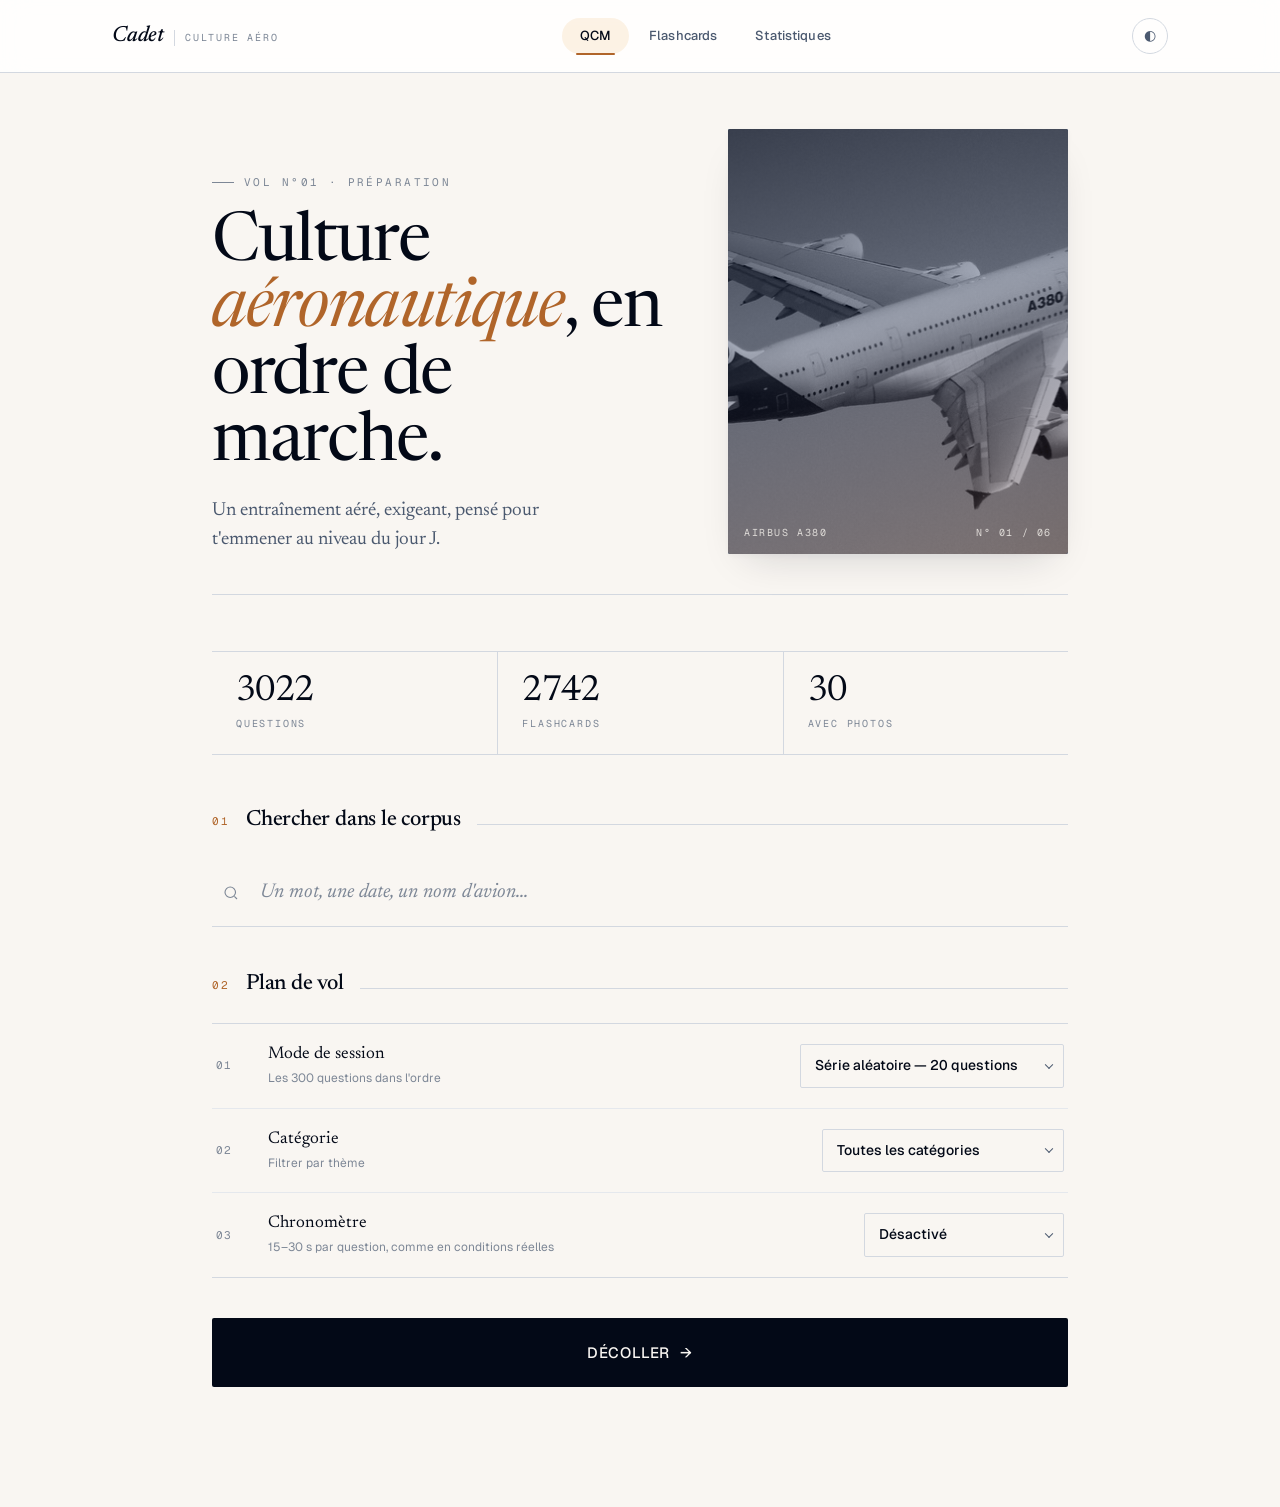
<file: PSY0_Training/index.html>
<!DOCTYPE html>
<html lang="fr">
<head>
    <meta charset="UTF-8">
    <meta name="viewport" content="width=device-width, initial-scale=1.0">
    <title>Cadet — Révisions aéronautiques</title>
    <meta name="description" content="Entraînement aux QCM de culture aéronautique — QCM, flashcards, statistiques.">
    <link rel="preconnect" href="https://fonts.googleapis.com">
    <link rel="preconnect" href="https://fonts.gstatic.com" crossorigin>
    <link href="https://fonts.googleapis.com/css2?family=Newsreader:ital,opsz,wght@0,6..72,400;0,6..72,500;1,6..72,400;1,6..72,500&family=Geist:wght@400;500;600&family=Geist+Mono:wght@400;500&display=swap" rel="stylesheet">
    <link rel="stylesheet" href="style.css">
</head>
<body>
    <header>
        <div class="hdr-inner">
            <a href="#" class="wordmark" aria-label="Cadet">
                <span class="mk-main">Cadet</span>
                <span class="mk-sub">Culture aéro</span>
            </a>
            <nav class="tabs" id="main-tabs" role="tablist">
                <button class="tab active" data-tab="qcm" role="tab">QCM</button>
                <button class="tab" data-tab="flashcards" role="tab">Flashcards</button>
                <button class="tab" data-tab="stats" role="tab">Statistiques</button>
            </nav>
            <div class="hdr-right">
                <button class="theme-toggle" id="theme-toggle" title="Mode sombre" aria-label="Basculer le thème">◐</button>
            </div>
        </div>
    </header>

    <main>
        <!-- ========== QCM HOME ========== -->
        <section id="qcm-home" class="screen active">
            <div class="home-hero">
                <div class="hero-text">
                    <div class="eyebrow">Vol n°01 · Préparation</div>
                    <h1 class="hero-title">Culture <em>aéronautique</em>, en ordre de marche.</h1>
                    <p class="hero-lede">Un entraînement aéré, exigeant, pensé pour t'emmener au niveau du jour J.</p>
                </div>
                <figure class="hero-plate" aria-hidden="true">
                    <img id="hero-img" src="images/concorde.jpg" alt="">
                    <figcaption class="plate-caption">
                        <span id="hero-caption-name">Concorde</span>
                        <span>N° 01 / 06</span>
                    </figcaption>
                </figure>
            </div>

            <!-- Stats strip -->
            <div class="stats-strip">
                <div class="stat-cell">
                    <div class="sc-num">3022</div>
                    <div class="sc-label">Questions</div>
                </div>
                <div class="stat-cell">
                    <div class="sc-num">2742</div>
                    <div class="sc-label">Flashcards</div>
                </div>
                <div class="stat-cell">
                    <div class="sc-num">30</div>
                    <div class="sc-label">Avec photos</div>
                </div>
            </div>

            <!-- Mastery -->
            <div class="mastery-readout" id="mastery-container" hidden>
                <div class="mastery-ring">
                    <svg viewBox="0 0 42 42">
                        <circle class="ring-bg" cx="21" cy="21" r="18" />
                        <circle class="ring-fill" id="mastery-ring-fill" cx="21" cy="21" r="18" stroke-dasharray="113.1" stroke-dashoffset="113.1" />
                    </svg>
                    <div class="mastery-pct" id="mastery-pct">0%</div>
                </div>
                <div class="mastery-info">
                    <div class="mastery-label">Progression globale</div>
                    <div class="mastery-title">Maîtrise des questions</div>
                    <div class="mastery-detail" id="mastery-detail">0 / 300 questions maîtrisées</div>
                </div>
                <div class="mastery-streak" id="mastery-streak">
                    <div class="streak-num" id="streak-num">0</div>
                    <div class="streak-label">Sessions</div>
                </div>
            </div>

            <!-- Search -->
            <div class="search-block">
                <div class="section-head">
                    <span class="sh-num">01</span>
                    <h3>Chercher dans le corpus</h3>
                    <span class="sh-rule"></span>
                </div>
                <div class="search-container">
                    <span class="search-icon" aria-hidden="true">
                        <svg width="18" height="18" viewBox="0 0 24 24" fill="none" stroke="currentColor" stroke-width="1.5">
                            <circle cx="11" cy="11" r="7"/><path d="m20 20-3.5-3.5"/>
                        </svg>
                    </span>
                    <input type="text" class="search-input" id="search-input" placeholder="Un mot, une date, un nom d'avion…">
                </div>
                <div class="search-results" id="search-results" style="display:none;"></div>
            </div>

            <!-- Itinerary (settings) -->
            <div class="search-block" id="qcm-settings">
                <div class="section-head">
                    <span class="sh-num">02</span>
                    <h3>Plan de vol</h3>
                    <span class="sh-rule"></span>
                </div>
                <div class="itinerary">
                    <div class="itin-row">
                        <div class="itin-num">01</div>
                        <div>
                            <div class="itin-label">Mode de session</div>
                            <span class="itin-hint" id="mode-hint">Les 300 questions dans l'ordre</span>
                        </div>
                        <div class="sel-wrap">
                            <select id="mode-select">
                                <option value="random20">Série aléatoire — 20 questions</option>
                                <option value="random50">Série aléatoire — 50 questions</option>
                                <option value="random100">Série aléatoire — 100 questions</option>
                                <option value="weak">Mes points faibles</option>
                                <option value="exam">Examen réel — 80 questions</option>
                                <option value="all">Toutes — 3022 questions</option>
                            </select>
                        </div>
                    </div>
                    <div class="itin-row">
                        <div class="itin-num">02</div>
                        <div>
                            <div class="itin-label">Catégorie</div>
                            <span class="itin-hint">Filtrer par thème</span>
                        </div>
                        <div class="sel-wrap">
                            <select id="cat-select">
                                <option value="all">Toutes les catégories</option>
                            </select>
                        </div>
                    </div>
                    <div class="itin-row" id="timer-setting">
                        <div class="itin-num">03</div>
                        <div>
                            <div class="itin-label">Chronomètre</div>
                            <span class="itin-hint">15–30 s par question, comme en conditions réelles</span>
                        </div>
                        <div class="sel-wrap">
                            <select id="timer-select">
                                <option value="0">Désactivé</option>
                                <option value="15">15 secondes</option>
                                <option value="20">20 secondes</option>
                                <option value="30">30 secondes</option>
                            </select>
                        </div>
                    </div>
                </div>
            </div>

            <button id="start-btn" class="btn btn-primary">
                <span>Décoller</span>
                <span class="btn-arrow">→</span>
            </button>
        </section>

        <!-- ========== QUESTION ========== -->
        <section id="question-screen" class="screen">
            <div class="progress-bloc">
                <div class="progress-header">
                    <span id="progress-text">Question 1 / 300</span>
                    <span id="score-text">Score · 0</span>
                </div>
                <div class="progress-bar">
                    <div class="progress-fill" id="progress-fill"></div>
                </div>
            </div>
            <div id="timer-bar-container" class="timer-bar-container" style="display:none;">
                <div class="timer-bar-fill" id="timer-bar-fill"></div>
                <span class="timer-label" id="timer-label">30s</span>
            </div>
            <div id="exam-indicator" class="exam-badge" style="display:none;">Mode examen</div>
            <div class="category-badge" id="q-category"></div>
            <div id="question-image" class="question-image-container" style="display:none;"></div>
            <h2 id="question-text" class="question-text"></h2>
            <div class="options-grid" id="options-container"></div>
            <div id="explanation-box" class="explanation-box" style="display:none;"></div>
            <div class="keyboard-hint" id="keyboard-hint">
                <kbd>A</kbd><kbd>B</kbd><kbd>C</kbd><kbd>D</kbd> répondre &nbsp;·&nbsp; <kbd>Entrée</kbd> suivant
            </div>
            <div class="actions">
                <button id="next-btn" class="btn btn-next">Suivant →</button>
            </div>
        </section>

        <!-- ========== SUMMARY ========== -->
        <section id="summary-screen" class="screen">
            <div class="summary-header">
                <div class="eyebrow">Bilan de session</div>
                <h2>À <em>l'atterrissage</em></h2>
                <div class="summary-score" id="final-score">85%</div>
                <p class="score-text" id="final-stats"></p>
            </div>
            <div class="cat-breakdown" id="cat-breakdown"></div>
            <div id="review-container" class="review-section" style="display:none;">
                <h3>Questions à revoir</h3>
                <div class="review-list" id="review-list"></div>
            </div>
            <div style="margin-top: 36px;">
                <button id="restart-btn" class="btn btn-primary">
                    <span>Nouveau vol</span>
                    <span class="btn-arrow">→</span>
                </button>
            </div>
        </section>

        <!-- ========== FLASHCARDS HOME ========== -->
        <section id="flashcards-home" class="screen">
            <div class="eyebrow" style="margin-bottom:14px;">Mémoire · Flashcards</div>
            <h2 style="font-family:var(--serif);font-weight:400;font-size:clamp(36px,5vw,52px);letter-spacing:-0.02em;margin-bottom:12px;">Apprendre par <em style="font-style:italic;color:var(--amber-deep);">répétition</em></h2>
            <p style="font-family:var(--serif);font-size:18px;color:var(--text-dim);margin-bottom:40px;max-width:44ch;">2742 fiches mémo pour ancrer les faits clés — dates, sigles, appareils, records.</p>

            <div class="search-block">
                <div class="section-head">
                    <span class="sh-num">01</span>
                    <h3>Plan de révision</h3>
                    <span class="sh-rule"></span>
                </div>
                <div class="itinerary">
                    <div class="itin-row">
                        <div class="itin-num">01</div>
                        <div>
                            <div class="itin-label">Catégorie</div>
                            <span class="itin-hint">Filtrer par thème</span>
                        </div>
                        <div class="sel-wrap">
                            <select id="fc-cat-select">
                                <option value="all">Toutes</option>
                            </select>
                        </div>
                    </div>
                    <div class="itin-row">
                        <div class="itin-num">02</div>
                        <div>
                            <div class="itin-label">Nombre de cartes</div>
                            <span class="itin-hint">Limiter la session</span>
                        </div>
                        <div class="sel-wrap">
                            <select id="fc-count-select">
                                <option value="20">20 cartes</option>
                                <option value="50" selected>50 cartes</option>
                                <option value="100">100 cartes</option>
                                <option value="0">Toutes</option>
                            </select>
                        </div>
                    </div>
                </div>
            </div>

            <button id="fc-start-btn" class="btn btn-primary">
                <span>Commencer la session</span>
                <span class="btn-arrow">→</span>
            </button>
        </section>

        <!-- ========== FLASHCARD VIEW ========== -->
        <section id="flashcard-screen" class="screen">
            <div class="progress-bloc">
                <div class="progress-header">
                    <span id="fc-progress">Carte 1 / 50</span>
                    <span id="fc-count"></span>
                </div>
                <div class="progress-bar">
                    <div class="progress-fill" id="fc-progress-fill"></div>
                </div>
            </div>
            <div class="fc-category-badge" id="fc-cat-badge"><span></span></div>
            <div class="flashcard" id="flashcard" onclick="app.flipCard()">
                <div class="flashcard-inner" id="flashcard-inner">
                    <div class="flashcard-front" id="fc-front"></div>
                    <div class="flashcard-back" id="fc-back"></div>
                </div>
            </div>
            <p class="fc-hint">Cliquez ou <kbd>Espace</kbd> pour retourner</p>
            <div class="fc-actions">
                <button class="btn btn-secondary" onclick="app.fcMark(false)">À revoir</button>
                <button class="btn btn-success" onclick="app.fcMark(true)">Connue →</button>
            </div>
            <div class="keyboard-hint"><kbd>Espace</kbd> retourner · <kbd>1</kbd> à revoir · <kbd>2</kbd> connue</div>
        </section>

        <!-- ========== FLASHCARD SUMMARY ========== -->
        <section id="fc-summary-screen" class="screen">
            <div class="fc-summary">
                <div class="eyebrow" style="justify-content:center;margin-bottom:18px;">Session terminée</div>
                <h2>Bien <em style="font-style:italic;color:var(--amber-deep);">joué</em></h2>
                <div class="fc-summary-score" id="fc-final-score">0%</div>
                <p class="fc-summary-detail" id="fc-final-detail"></p>
                <div class="fc-summary-bar">
                    <div class="fc-summary-bar-fill" id="fc-summary-bar-fill"></div>
                </div>
                <button class="btn btn-primary" style="max-width:320px;margin:0 auto;" onclick="app.showScreen('flashcards-home')">
                    <span>Nouvelle session</span>
                    <span class="btn-arrow">→</span>
                </button>
            </div>
        </section>

        <!-- ========== STATS ========== -->
        <section id="stats-screen" class="screen">
            <div class="eyebrow">Journal de bord</div>
            <h2>Tes <em>statistiques</em></h2>
            <div id="stats-content" class="stats-content"></div>
            <div class="stats-actions">
                <button class="btn btn-outline" onclick="app.exportStats()">Exporter</button>
                <label class="btn btn-outline" style="cursor:pointer;">
                    Importer
                    <input type="file" accept=".json" style="display:none;" onchange="app.importStats(event)">
                </label>
                <button class="btn btn-outline" style="color:var(--err);border-color:color-mix(in oklab, var(--err) 40%, var(--rule));" onclick="app.clearStats()">Réinitialiser</button>
            </div>
        </section>
    </main>

    <script>
      // Rotate hero image + caption on each visit
      (function(){
        const roster = [
          ['images/concorde.jpg', 'Concorde'],
          ['images/a380.jpg',     'Airbus A380']
        ];
        const pick = roster[Math.floor(Math.random()*roster.length)];
        const img = document.getElementById('hero-img');
        const cap = document.getElementById('hero-caption-name');
        if (img && pick) { img.src = pick[0]; img.alt = pick[1]; }
        if (cap && pick) cap.textContent = pick[1];
      })();
    </script>
    <script src="data/questions.js"></script>
    <script src="app.js"></script>
    <script>
      // Fix: question number prefix is cleaner as a separate line
      (function(){
        const origRenderQ = app.renderQ;
        app.renderQ = function(){
          origRenderQ.call(this);
          const qt = this.$('question-text');
          const q = this.questions[this.qIdx];
          if (q && qt) {
            qt.innerHTML = `<span class="q-num">Question ${String(this.qIdx+1).padStart(2,'0')} / ${String(this.questions.length).padStart(2,'0')}</span>${q.question}`;
          }
          // Wrap option text for grid layout
          this.$('options-container').querySelectorAll('.option-btn').forEach(b=>{
            const spans = b.querySelectorAll('span');
            if (spans.length >= 2 && !spans[1].classList.contains('option-text')) {
              spans[1].classList.add('option-text');
            }
          });
          // Cleaner progress/score labels
          this.$('progress-text').innerHTML = `Question <strong>${String(this.qIdx+1).padStart(2,'0')}</strong> / ${String(this.questions.length).padStart(2,'0')}`;
          if (!this.examMode) {
            this.$('score-text').innerHTML = `Score · <strong>${this.score}</strong>`;
          }
        };
        // Wrap the explanation body
        const origAnswer = app.answer;
        app.answer = function(sel, btn, q){
          origAnswer.call(this, sel, btn, q);
          const box = this.$('explanation-box');
          if (box && box.style.display !== 'none' && !box.querySelector('.exp-body')) {
            const html = box.innerHTML;
            const match = html.match(/<strong>(.*?)<\/strong>\s*(.*)/s);
            if (match) {
              box.innerHTML = `<strong>${match[1].replace(/[:💡]/g,'').trim()}</strong><div class="exp-body">${match[2]}</div>`;
            }
          }
        };
        // Streak counter in mastery
        const origRenderMastery = app.renderMastery;
        app.renderMastery = function(){
          origRenderMastery.call(this);
          const history = JSON.parse(localStorage.getItem('psy0_history') || '[]');
          const streakEl = document.getElementById('streak-num');
          if (streakEl) streakEl.textContent = history.length;
        };
      })();
    </script>
</body>
</html>
</file>
<file: PSY0_Training/style.css>
/* ==========================================================================
   CADET — Révisions aéronautiques
   Editorial aviation redesign · navy + amber · serif/sans pairing
   ========================================================================== */

:root {
  /* Navy scale */
  --ink-900: oklch(14% 0.035 260);
  --ink-800: oklch(19% 0.045 260);
  --ink-700: oklch(24% 0.055 260);
  --ink-600: oklch(34% 0.05 260);
  --ink-500: oklch(46% 0.04 260);
  --ink-400: oklch(62% 0.025 260);
  --ink-300: oklch(78% 0.015 260);
  --ink-200: oklch(90% 0.01 80);
  --ink-100: oklch(95% 0.008 80);
  --ink-50:  oklch(97.5% 0.006 80);

  /* Accents */
  --amber:        oklch(74% 0.14 72);
  --amber-soft:   oklch(88% 0.07 75);
  --amber-deep:   oklch(58% 0.12 55);
  --copper:       oklch(56% 0.11 48);

  /* Semantic */
  --ok:        oklch(62% 0.12 160);
  --ok-soft:   oklch(94% 0.04 160);
  --err:       oklch(58% 0.17 25);
  --err-soft:  oklch(94% 0.04 25);
  --warn:      oklch(72% 0.14 72);

  /* Surfaces (light is default) */
  --bg:        var(--ink-50);
  --paper:     #ffffff;
  --rule:      oklch(88% 0.012 260);
  --rule-soft: oklch(93% 0.008 260);
  --text:      var(--ink-900);
  --text-dim:  var(--ink-500);
  --text-mute: var(--ink-400);

  /* Type */
  --serif: "Newsreader", "Cormorant Garamond", Georgia, serif;
  --sans:  "Geist", "Söhne", -apple-system, BlinkMacSystemFont, "Helvetica Neue", Arial, sans-serif;
  --mono:  "Geist Mono", "JetBrains Mono", ui-monospace, SFMono-Regular, Menlo, monospace;

  /* Motion */
  --ease: cubic-bezier(0.22, 1, 0.36, 1);
  --dur: 0.4s;

  /* Shadows — soft & subtle */
  --shadow-xs: 0 1px 2px rgba(14,22,40,0.04);
  --shadow-sm: 0 2px 10px -2px rgba(14,22,40,0.06), 0 1px 3px rgba(14,22,40,0.04);
  --shadow-md: 0 18px 40px -18px rgba(14,22,40,0.18), 0 2px 6px rgba(14,22,40,0.04);
  --shadow-lg: 0 40px 80px -30px rgba(14,22,40,0.28);
}

[data-theme="dark"] {
  --bg:        var(--ink-900);
  --paper:     var(--ink-800);
  --rule:      oklch(30% 0.04 260);
  --rule-soft: oklch(24% 0.04 260);
  --text:      oklch(96% 0.01 80);
  --text-dim:  oklch(72% 0.02 260);
  --text-mute: oklch(55% 0.03 260);
  --shadow-sm: 0 2px 10px rgba(0,0,0,0.35);
  --shadow-md: 0 20px 50px -20px rgba(0,0,0,0.6);
}

/* ==========================================================================
   Reset & base
   ========================================================================== */
*, *::before, *::after { box-sizing: border-box; }
* { margin: 0; padding: 0; }

html { -webkit-text-size-adjust: 100%; }

body {
  font-family: var(--sans);
  font-size: 16px;
  line-height: 1.55;
  color: var(--text);
  background: var(--bg);
  min-height: 100vh;
  -webkit-font-smoothing: antialiased;
  -moz-osx-font-smoothing: grayscale;
  font-feature-settings: "ss01", "cv11";
  transition: background var(--dur) var(--ease), color var(--dur) var(--ease);
}

button, input, select, textarea { font: inherit; color: inherit; }
button { background: none; border: none; cursor: pointer; }
a { color: inherit; }

::selection { background: var(--amber-soft); color: var(--ink-900); }

/* Numerals stay tabular across the app */
.num, kbd, .mono, input, select, [class*="score"], [class*="progress"], [class*="timer"] {
  font-variant-numeric: tabular-nums;
}

/* ==========================================================================
   Header
   ========================================================================== */
header {
  position: sticky;
  top: 0;
  z-index: 50;
  background: var(--paper);
  border-bottom: 1px solid var(--rule);
  backdrop-filter: saturate(140%) blur(14px);
  background: color-mix(in oklab, var(--paper) 85%, transparent);
}

.hdr-inner {
  max-width: 1120px;
  margin: 0 auto;
  padding: 18px 32px;
  display: grid;
  grid-template-columns: auto 1fr auto;
  align-items: center;
  gap: 32px;
}

.wordmark {
  display: flex;
  align-items: baseline;
  gap: 10px;
  text-decoration: none;
  color: var(--text);
}
.wordmark .mk-main {
  font-family: var(--serif);
  font-weight: 500;
  font-size: 22px;
  letter-spacing: -0.01em;
  font-style: italic;
}
.wordmark .mk-sub {
  font-family: var(--mono);
  font-size: 10px;
  letter-spacing: 0.18em;
  text-transform: uppercase;
  color: var(--text-mute);
  padding-left: 10px;
  border-left: 1px solid var(--rule);
}

.tabs {
  display: flex;
  justify-content: center;
  gap: 2px;
}
.tab {
  position: relative;
  padding: 8px 18px;
  font-family: var(--sans);
  font-size: 13px;
  font-weight: 500;
  letter-spacing: 0.01em;
  color: var(--text-dim);
  border-radius: 999px;
  transition: color 0.2s var(--ease), background 0.2s var(--ease);
}
.tab:hover { color: var(--text); }
.tab.active {
  color: var(--text);
  background: color-mix(in oklab, var(--amber) 12%, transparent);
}
.tab.active::before {
  content: "";
  position: absolute;
  inset: auto 14px -1px 14px;
  height: 2px;
  background: var(--amber-deep);
  border-radius: 2px;
}

.hdr-right {
  display: flex;
  align-items: center;
  gap: 10px;
  justify-self: end;
}
.theme-toggle {
  width: 36px;
  height: 36px;
  border-radius: 50%;
  border: 1px solid var(--rule);
  color: var(--text-dim);
  font-size: 14px;
  transition: all 0.2s var(--ease);
}
.theme-toggle:hover {
  border-color: var(--ink-600);
  color: var(--text);
  transform: rotate(-12deg);
}

/* ==========================================================================
   Main layout
   ========================================================================== */
main {
  max-width: 920px;
  margin: 0 auto;
  padding: 56px 32px 120px;
}

.screen {
  display: none;
  animation: rise 0.5s var(--ease) both;
}
.screen.active { display: block; }

@keyframes rise {
  from { opacity: 0; transform: translateY(14px); }
  to   { opacity: 1; transform: translateY(0); }
}

/* ==========================================================================
   HOME — Editorial hero
   ========================================================================== */

.eyebrow {
  font-family: var(--mono);
  font-size: 11px;
  letter-spacing: 0.22em;
  text-transform: uppercase;
  color: var(--text-mute);
  display: inline-flex;
  align-items: center;
  gap: 10px;
}
.eyebrow::before {
  content: "";
  width: 22px;
  height: 1px;
  background: var(--text-mute);
}

.home-hero {
  display: grid;
  grid-template-columns: 1.15fr 0.85fr;
  gap: 56px;
  align-items: end;
  margin-bottom: 56px;
  padding-bottom: 40px;
  border-bottom: 1px solid var(--rule);
}

.hero-text .eyebrow { margin-bottom: 20px; }

.hero-title {
  font-family: var(--serif);
  font-weight: 400;
  font-size: clamp(42px, 6vw, 68px);
  line-height: 0.98;
  letter-spacing: -0.02em;
  color: var(--text);
  margin-bottom: 20px;
}
.hero-title em {
  font-style: italic;
  color: var(--amber-deep);
  font-weight: 400;
}

.hero-lede {
  font-family: var(--serif);
  font-size: 19px;
  line-height: 1.5;
  color: var(--text-dim);
  max-width: 38ch;
}

.hero-plate {
  position: relative;
  aspect-ratio: 4 / 5;
  overflow: hidden;
  border-radius: 2px;
  background: var(--ink-900);
  box-shadow: var(--shadow-md);
}
.hero-plate img {
  width: 100%;
  height: 100%;
  object-fit: cover;
  filter: grayscale(20%) contrast(1.05) brightness(0.92);
  mix-blend-mode: luminosity;
  opacity: 0.85;
  transition: opacity 0.6s var(--ease);
}
.hero-plate::after {
  content: "";
  position: absolute; inset: 0;
  background: linear-gradient(
    165deg,
    color-mix(in oklab, var(--ink-900) 50%, transparent) 0%,
    color-mix(in oklab, var(--ink-900) 15%, transparent) 40%,
    color-mix(in oklab, var(--amber-deep) 20%, transparent) 100%
  );
  pointer-events: none;
}
.hero-plate .plate-caption {
  position: absolute;
  left: 16px; bottom: 14px; right: 16px;
  font-family: var(--mono);
  font-size: 10px;
  letter-spacing: 0.16em;
  text-transform: uppercase;
  color: var(--ink-100);
  display: flex;
  justify-content: space-between;
  opacity: 0.85;
  z-index: 2;
}

/* Stats strip */
.stats-strip {
  display: grid;
  grid-template-columns: repeat(3, 1fr);
  gap: 0;
  margin-bottom: 48px;
  border-top: 1px solid var(--rule);
  border-bottom: 1px solid var(--rule);
}
.stat-cell {
  padding: 22px 24px;
  position: relative;
}
.stat-cell + .stat-cell {
  border-left: 1px solid var(--rule);
}
.stat-cell .sc-num {
  font-family: var(--serif);
  font-size: 36px;
  line-height: 1;
  font-weight: 400;
  letter-spacing: -0.02em;
  color: var(--text);
  margin-bottom: 6px;
  font-variant-numeric: tabular-nums;
}
.stat-cell .sc-label {
  font-family: var(--mono);
  font-size: 10px;
  letter-spacing: 0.18em;
  text-transform: uppercase;
  color: var(--text-mute);
}

/* Section heading */
.section-head {
  display: flex;
  align-items: baseline;
  gap: 16px;
  margin-bottom: 22px;
}
.section-head .sh-num {
  font-family: var(--mono);
  font-size: 11px;
  letter-spacing: 0.18em;
  color: var(--amber-deep);
}
.section-head h3 {
  font-family: var(--serif);
  font-weight: 500;
  font-size: 22px;
  letter-spacing: -0.01em;
  color: var(--text);
}
.section-head .sh-rule {
  flex: 1;
  height: 1px;
  background: var(--rule);
}

/* Mastery (rethought as an editorial readout) */
.mastery-readout {
  display: grid;
  grid-template-columns: auto 1fr auto;
  align-items: center;
  gap: 28px;
  padding: 24px 28px;
  background: var(--paper);
  border: 1px solid var(--rule);
  border-radius: 2px;
  margin-bottom: 40px;
}
.mastery-readout[hidden] { display: none; }

.mastery-ring {
  width: 72px; height: 72px;
  position: relative;
}
.mastery-ring svg {
  width: 72px; height: 72px;
  transform: rotate(-90deg);
}
.mastery-ring .ring-bg {
  fill: none;
  stroke: var(--rule);
  stroke-width: 2.5;
}
.mastery-ring .ring-fill {
  fill: none;
  stroke: var(--amber-deep);
  stroke-width: 2.5;
  stroke-linecap: round;
  transition: stroke-dashoffset 1s var(--ease);
}
.mastery-pct {
  position: absolute; inset: 0;
  display: grid; place-items: center;
  font-family: var(--serif);
  font-size: 18px;
  font-weight: 500;
  color: var(--text);
  font-variant-numeric: tabular-nums;
}

.mastery-info .mastery-label {
  font-family: var(--mono);
  font-size: 10px;
  letter-spacing: 0.18em;
  text-transform: uppercase;
  color: var(--text-mute);
  margin-bottom: 4px;
}
.mastery-info .mastery-title {
  font-family: var(--serif);
  font-size: 18px;
  color: var(--text);
}
.mastery-info .mastery-detail {
  font-size: 13px;
  color: var(--text-dim);
  margin-top: 2px;
}
.mastery-streak {
  text-align: right;
}
.mastery-streak .streak-num {
  font-family: var(--serif);
  font-size: 28px;
  font-variant-numeric: tabular-nums;
  color: var(--amber-deep);
}
.mastery-streak .streak-label {
  font-family: var(--mono);
  font-size: 10px;
  letter-spacing: 0.18em;
  text-transform: uppercase;
  color: var(--text-mute);
}

/* ==========================================================================
   Search
   ========================================================================== */
.search-block {
  margin-bottom: 40px;
}
.search-container {
  position: relative;
}
.search-input {
  width: 100%;
  padding: 18px 18px 18px 48px;
  background: transparent;
  border: none;
  border-bottom: 1px solid var(--rule);
  font-family: var(--serif);
  font-size: 20px;
  color: var(--text);
  outline: none;
  transition: border-color 0.2s var(--ease);
}
.search-input::placeholder {
  color: var(--text-mute);
  font-style: italic;
}
.search-input:focus {
  border-bottom-color: var(--amber-deep);
}
.search-icon {
  position: absolute;
  left: 10px; top: 50%;
  transform: translateY(-50%);
  color: var(--text-mute);
  pointer-events: none;
  display: flex;
}

.search-results {
  display: flex;
  flex-direction: column;
  gap: 2px;
  margin-top: 16px;
  max-height: 420px;
  overflow-y: auto;
}
.search-result-item {
  padding: 16px 18px;
  border-left: 2px solid var(--amber);
  background: color-mix(in oklab, var(--amber-soft) 30%, transparent);
  animation: rise 0.2s var(--ease) both;
}
.search-result-item .sr-question {
  font-family: var(--serif);
  font-size: 17px;
  color: var(--text);
  line-height: 1.4;
  margin-bottom: 8px;
}
.search-result-item .sr-answer {
  font-size: 13px;
  color: var(--ok);
  font-weight: 500;
}
.search-result-item .sr-explanation {
  font-family: var(--serif);
  font-style: italic;
  font-size: 14px;
  color: var(--text-dim);
  margin-top: 6px;
  line-height: 1.5;
}
.search-result-item .sr-cat {
  display: inline-block;
  margin-top: 8px;
  font-family: var(--mono);
  font-size: 10px;
  letter-spacing: 0.16em;
  text-transform: uppercase;
  color: var(--text-mute);
}

/* ==========================================================================
   Settings (re-thought as an "itinerary")
   ========================================================================== */
.itinerary {
  border-top: 1px solid var(--rule);
  border-bottom: 1px solid var(--rule);
  margin-bottom: 40px;
}
.itin-row {
  display: grid;
  grid-template-columns: 32px 1fr auto;
  gap: 20px;
  align-items: center;
  padding: 20px 4px;
  border-bottom: 1px solid var(--rule-soft);
  transition: background 0.2s var(--ease);
}
.itin-row:last-child { border-bottom: none; }
.itin-row:hover {
  background: color-mix(in oklab, var(--amber-soft) 18%, transparent);
}
.itin-num {
  font-family: var(--mono);
  font-size: 11px;
  letter-spacing: 0.1em;
  color: var(--text-mute);
}
.itin-label {
  font-family: var(--serif);
  font-size: 17px;
  color: var(--text);
  line-height: 1.3;
}
.itin-hint {
  display: block;
  font-family: var(--sans);
  font-size: 12px;
  color: var(--text-mute);
  margin-top: 3px;
  font-style: normal;
}

/* Custom select */
.sel-wrap {
  position: relative;
}
.sel-wrap::after {
  content: "";
  position: absolute;
  right: 12px; top: 50%;
  transform: translateY(-30%);
  width: 6px; height: 6px;
  border-right: 1.5px solid var(--text-dim);
  border-bottom: 1.5px solid var(--text-dim);
  transform: translateY(-70%) rotate(45deg);
  pointer-events: none;
}
select {
  appearance: none;
  -webkit-appearance: none;
  padding: 10px 36px 10px 14px;
  background: transparent;
  border: 1px solid var(--rule);
  border-radius: 2px;
  font-family: var(--sans);
  font-size: 14px;
  font-weight: 500;
  color: var(--text);
  cursor: pointer;
  min-width: 200px;
  transition: border-color 0.2s var(--ease), background 0.2s var(--ease);
}
select:hover { border-color: var(--ink-600); }
select:focus {
  outline: none;
  border-color: var(--amber-deep);
  background: color-mix(in oklab, var(--amber-soft) 25%, transparent);
}
[data-theme="dark"] select option {
  background: var(--ink-800);
}

/* ==========================================================================
   Buttons
   ========================================================================== */
.btn {
  display: inline-flex;
  align-items: center;
  justify-content: center;
  gap: 10px;
  padding: 18px 28px;
  font-family: var(--sans);
  font-size: 15px;
  font-weight: 500;
  letter-spacing: 0.01em;
  border-radius: 2px;
  cursor: pointer;
  transition: all 0.25s var(--ease);
  border: 1px solid transparent;
  position: relative;
}
.btn:disabled { opacity: 0.5; cursor: not-allowed; }

.btn-primary {
  background: var(--ink-900);
  color: var(--ink-50);
  width: 100%;
  padding: 22px 28px;
  font-size: 15px;
  letter-spacing: 0.04em;
  text-transform: uppercase;
}
.btn-primary:hover {
  background: var(--ink-800);
  transform: translateY(-1px);
  box-shadow: var(--shadow-md);
}
.btn-primary:active { transform: translateY(0); }
.btn-primary .btn-arrow {
  transition: transform 0.25s var(--ease);
}
.btn-primary:hover .btn-arrow { transform: translateX(6px); }

[data-theme="dark"] .btn-primary {
  background: var(--amber);
  color: var(--ink-900);
}
[data-theme="dark"] .btn-primary:hover {
  background: var(--amber-soft);
}

.btn-secondary {
  background: transparent;
  color: var(--text);
  border-color: var(--rule);
}
.btn-secondary:hover {
  border-color: var(--ink-600);
  background: color-mix(in oklab, var(--amber-soft) 20%, transparent);
}

.btn-success {
  background: var(--ok);
  color: white;
  flex: 1;
}
.btn-success:hover { filter: brightness(0.95); }

.btn-outline {
  background: transparent;
  border-color: var(--rule);
  color: var(--text-dim);
  padding: 10px 16px;
  font-size: 13px;
}
.btn-outline:hover {
  border-color: var(--ink-600);
  color: var(--text);
}

.btn-sm { padding: 8px 14px; font-size: 12px; }

/* ==========================================================================
   Question screen
   ========================================================================== */
.progress-bloc {
  margin-bottom: 40px;
}
.progress-header {
  display: flex;
  justify-content: space-between;
  align-items: baseline;
  margin-bottom: 10px;
  font-family: var(--mono);
  font-size: 11px;
  letter-spacing: 0.14em;
  text-transform: uppercase;
  color: var(--text-mute);
}
#progress-text strong,
#score-text strong {
  color: var(--text);
  font-weight: 500;
}
.progress-bar {
  height: 2px;
  background: var(--rule);
  border-radius: 0;
  overflow: hidden;
}
.progress-fill {
  height: 100%;
  background: var(--amber-deep);
  width: 0%;
  transition: width 0.6s var(--ease);
}

.timer-bar-container {
  position: relative;
  height: 2px;
  background: var(--rule);
  margin-bottom: 28px;
  margin-top: -24px;
}
.timer-bar-fill {
  height: 100%;
  background: var(--ink-700);
  width: 100%;
  transition: width 1s linear;
}
.timer-bar-fill.danger { background: var(--err); }
.timer-label {
  position: absolute;
  right: 0; top: -24px;
  font-family: var(--mono);
  font-size: 11px;
  letter-spacing: 0.12em;
  color: var(--text-dim);
}
.timer-bar-fill.danger + .timer-label,
.timer-bar-container:has(.danger) .timer-label {
  color: var(--err);
}

.exam-badge {
  display: inline-flex;
  align-items: center;
  gap: 8px;
  padding: 6px 12px;
  background: var(--ink-900);
  color: var(--amber);
  font-family: var(--mono);
  font-size: 10px;
  letter-spacing: 0.2em;
  text-transform: uppercase;
  border-radius: 2px;
  margin-bottom: 20px;
}
.exam-badge::before {
  content: "";
  width: 6px; height: 6px;
  border-radius: 50%;
  background: var(--amber);
  animation: pulse-dot 2s infinite;
}
@keyframes pulse-dot {
  0%, 100% { opacity: 1; }
  50% { opacity: 0.3; }
}

.category-badge {
  display: inline-block;
  font-family: var(--mono);
  font-size: 10px;
  letter-spacing: 0.18em;
  text-transform: uppercase;
  color: var(--amber-deep);
  margin-bottom: 16px;
}

.question-image-container {
  margin-bottom: 28px;
  border-radius: 2px;
  overflow: hidden;
  background: var(--ink-900);
  min-height: 120px;
  display: flex;
  align-items: center;
  justify-content: center;
  box-shadow: var(--shadow-sm);
}
.question-img {
  width: 100%;
  max-height: 380px;
  object-fit: cover;
  display: block;
  animation: rise 0.5s var(--ease);
}
.img-loading, .img-error {
  padding: 48px 16px;
  font-family: var(--mono);
  font-size: 11px;
  letter-spacing: 0.16em;
  text-transform: uppercase;
  color: var(--text-mute);
}

.question-text {
  font-family: var(--serif);
  font-size: clamp(26px, 3.2vw, 34px);
  font-weight: 400;
  line-height: 1.2;
  letter-spacing: -0.015em;
  color: var(--text);
  margin-bottom: 32px;
  text-wrap: pretty;
}
.question-text .q-num {
  font-family: var(--mono);
  font-size: 12px;
  letter-spacing: 0.2em;
  color: var(--amber-deep);
  display: block;
  margin-bottom: 10px;
  font-weight: 400;
}

.options-grid {
  display: flex;
  flex-direction: column;
  gap: 8px;
}
.option-btn {
  display: grid;
  grid-template-columns: 36px 1fr auto;
  align-items: center;
  gap: 16px;
  padding: 18px 20px;
  background: var(--paper);
  border: 1px solid var(--rule);
  border-radius: 2px;
  font-family: var(--serif);
  font-size: 17px;
  line-height: 1.4;
  color: var(--text);
  text-align: left;
  cursor: pointer;
  transition: all 0.2s var(--ease);
  width: 100%;
}
.option-btn:hover:not(:disabled) {
  border-color: var(--ink-700);
  transform: translateX(4px);
}
.option-letter {
  width: 28px; height: 28px;
  border-radius: 50%;
  display: grid;
  place-items: center;
  font-family: var(--mono);
  font-size: 12px;
  font-weight: 500;
  color: var(--text-dim);
  background: transparent;
  border: 1px solid var(--rule);
  transition: all 0.2s var(--ease);
}
.option-btn:hover:not(:disabled) .option-letter {
  border-color: var(--ink-700);
  color: var(--text);
}
.option-btn .option-text { flex: 1; }
.option-btn .key-hint {
  font-family: var(--mono);
  font-size: 10px;
  letter-spacing: 0.14em;
  color: var(--text-mute);
  opacity: 0;
  transition: opacity 0.2s var(--ease);
}
.option-btn:hover .key-hint { opacity: 0.7; }

.option-btn.correct {
  background: color-mix(in oklab, var(--ok-soft) 70%, transparent);
  border-color: var(--ok);
  color: var(--text);
}
.option-btn.correct .option-letter {
  background: var(--ok);
  border-color: var(--ok);
  color: white;
}
[data-theme="dark"] .option-btn.correct {
  background: color-mix(in oklab, var(--ok) 18%, var(--paper));
  color: oklch(90% 0.04 160);
}

.option-btn.wrong {
  background: color-mix(in oklab, var(--err-soft) 70%, transparent);
  border-color: var(--err);
  color: var(--text);
}
.option-btn.wrong .option-letter {
  background: var(--err);
  border-color: var(--err);
  color: white;
}
[data-theme="dark"] .option-btn.wrong {
  background: color-mix(in oklab, var(--err) 18%, var(--paper));
  color: oklch(90% 0.04 25);
}

.option-btn:disabled { cursor: default; transform: none; }

@keyframes shake {
  0%, 100% { transform: translateX(0); }
  20% { transform: translateX(-5px); }
  40% { transform: translateX(5px); }
  60% { transform: translateX(-3px); }
  80% { transform: translateX(3px); }
}
.shake { animation: shake 0.45s var(--ease) both; }

@keyframes glow {
  0% { box-shadow: 0 0 0 0 color-mix(in oklab, var(--ok) 40%, transparent); }
  100% { box-shadow: 0 0 0 12px transparent; }
}
.pulse-correct { animation: glow 0.7s var(--ease); }

/* Explanation */
.explanation-box {
  margin-top: 28px;
  padding: 22px 26px;
  background: var(--paper);
  border-left: 2px solid var(--amber-deep);
  border-radius: 0 2px 2px 0;
  animation: rise 0.3s var(--ease);
  position: relative;
}
.explanation-box::before {
  content: "Note";
  position: absolute;
  top: 20px; right: 24px;
  font-family: var(--mono);
  font-size: 10px;
  letter-spacing: 0.22em;
  text-transform: uppercase;
  color: var(--text-mute);
}
.explanation-box .exp-body {
  font-family: var(--serif);
  font-size: 16px;
  line-height: 1.55;
  color: var(--text);
  font-style: italic;
  padding-right: 60px;
}
.explanation-box strong {
  color: var(--amber-deep);
  font-style: normal;
  font-family: var(--sans);
  font-size: 11px;
  letter-spacing: 0.16em;
  text-transform: uppercase;
  display: block;
  margin-bottom: 6px;
  font-weight: 500;
}

.keyboard-hint {
  margin-top: 24px;
  text-align: center;
  font-family: var(--mono);
  font-size: 10px;
  letter-spacing: 0.14em;
  color: var(--text-mute);
}
kbd {
  display: inline-block;
  padding: 2px 7px;
  border: 1px solid var(--rule);
  border-radius: 3px;
  font-family: var(--mono);
  font-size: 10px;
  background: var(--paper);
  color: var(--text-dim);
  margin: 0 2px;
}

.actions {
  margin-top: 32px;
  display: flex;
  justify-content: flex-end;
}
.btn-next {
  background: var(--ink-900);
  color: white;
  padding: 14px 26px;
  width: auto;
  opacity: 0;
  pointer-events: none;
  transition: opacity 0.3s var(--ease), transform 0.2s var(--ease);
}
.btn-next.show { opacity: 1; pointer-events: auto; }
.btn-next:hover { transform: translateX(4px); }
[data-theme="dark"] .btn-next {
  background: var(--amber);
  color: var(--ink-900);
}

/* ==========================================================================
   Summary
   ========================================================================== */
.summary-header {
  text-align: center;
  padding: 40px 0 44px;
  border-bottom: 1px solid var(--rule);
  margin-bottom: 40px;
}
.summary-header .eyebrow {
  justify-content: center;
  margin-bottom: 18px;
}
.summary-header h2 {
  font-family: var(--serif);
  font-weight: 400;
  font-size: clamp(36px, 5vw, 52px);
  letter-spacing: -0.02em;
  margin-bottom: 20px;
  color: var(--text);
}
.summary-header h2 em { color: var(--amber-deep); font-style: italic; }
.summary-score {
  font-family: var(--serif);
  font-size: clamp(80px, 12vw, 140px);
  font-weight: 400;
  line-height: 1;
  letter-spacing: -0.04em;
  color: var(--text);
  font-variant-numeric: tabular-nums;
  margin: 12px 0;
}
.score-text, .summary-header .score-text {
  font-family: var(--sans);
  font-size: 14px;
  color: var(--text-dim);
}

.cat-breakdown {
  display: grid;
  grid-template-columns: repeat(auto-fit, minmax(220px, 1fr));
  gap: 0;
  margin-bottom: 40px;
  border-top: 1px solid var(--rule);
  border-left: 1px solid var(--rule);
}
.cat-card {
  padding: 22px 24px;
  border-right: 1px solid var(--rule);
  border-bottom: 1px solid var(--rule);
  background: var(--paper);
}
.cat-name {
  font-family: var(--mono);
  font-size: 10px;
  letter-spacing: 0.16em;
  text-transform: uppercase;
  color: var(--text-mute);
  margin-bottom: 8px;
}
.cat-score {
  font-family: var(--serif);
  font-size: 32px;
  font-weight: 400;
  font-variant-numeric: tabular-nums;
}
.cat-detail {
  font-size: 12px;
  color: var(--text-dim);
  margin-top: 4px;
}

.review-section h3 {
  font-family: var(--serif);
  font-size: 22px;
  font-weight: 500;
  margin-bottom: 20px;
  color: var(--text);
}
.review-list {
  display: flex;
  flex-direction: column;
  gap: 2px;
}
.review-item {
  padding: 20px 22px;
  background: var(--paper);
  border: 1px solid var(--rule);
  border-left: 2px solid var(--err);
}
.review-q {
  font-family: var(--serif);
  font-size: 16px;
  line-height: 1.4;
  color: var(--text);
  margin-bottom: 12px;
}
.review-a {
  display: flex;
  flex-direction: column;
  gap: 6px;
  font-size: 13px;
}
.review-wrong { color: var(--err); }
.review-correct { color: var(--ok); }

/* ==========================================================================
   Flashcards
   ========================================================================== */
.fc-category-badge {
  text-align: center;
  font-family: var(--mono);
  font-size: 10px;
  letter-spacing: 0.2em;
  text-transform: uppercase;
  color: var(--text-mute);
  margin-bottom: 14px;
}
.fc-category-badge span::before { content: "· "; }
.fc-category-badge span::after { content: " ·"; }

.flashcard {
  perspective: 1500px;
  width: 100%;
  height: 380px;
  cursor: pointer;
  margin-bottom: 20px;
}
.flashcard-inner {
  position: relative;
  width: 100%; height: 100%;
  transition: transform 0.7s cubic-bezier(0.6, 0, 0.3, 1.1);
  transform-style: preserve-3d;
}
.flashcard.flipped .flashcard-inner { transform: rotateY(180deg); }

.flashcard-front, .flashcard-back {
  position: absolute; inset: 0;
  backface-visibility: hidden;
  -webkit-backface-visibility: hidden;
  display: grid;
  place-items: center;
  padding: 50px 44px;
  background: var(--paper);
  border: 1px solid var(--rule);
  border-radius: 2px;
  text-align: center;
  box-shadow: var(--shadow-sm);
}
.flashcard-front {
  font-family: var(--serif);
  font-size: clamp(22px, 3vw, 30px);
  line-height: 1.3;
  color: var(--text);
  letter-spacing: -0.01em;
}
.flashcard-front::before {
  content: "Question";
  position: absolute;
  top: 20px; left: 24px;
  font-family: var(--mono);
  font-size: 10px;
  letter-spacing: 0.2em;
  text-transform: uppercase;
  color: var(--text-mute);
}
.flashcard-back {
  transform: rotateY(180deg);
  background: var(--ink-900);
  color: var(--ink-100);
  border-color: var(--ink-900);
  font-family: var(--serif);
  font-size: clamp(20px, 2.6vw, 26px);
  line-height: 1.35;
}
.flashcard-back::before {
  content: "Réponse";
  position: absolute;
  top: 20px; left: 24px;
  font-family: var(--mono);
  font-size: 10px;
  letter-spacing: 0.2em;
  text-transform: uppercase;
  color: var(--amber);
}

.fc-hint {
  text-align: center;
  font-family: var(--mono);
  font-size: 11px;
  letter-spacing: 0.14em;
  color: var(--text-mute);
  margin-bottom: 22px;
  text-transform: uppercase;
}

.fc-actions {
  display: flex;
  gap: 10px;
  margin-bottom: 16px;
}
.fc-actions .btn {
  padding: 16px 20px;
  font-size: 14px;
  border-radius: 2px;
}
.fc-actions .btn-secondary {
  flex: 1;
  border: 1px solid var(--err);
  color: var(--err);
}
.fc-actions .btn-secondary:hover {
  background: var(--err-soft);
}
[data-theme="dark"] .fc-actions .btn-secondary:hover {
  background: color-mix(in oklab, var(--err) 18%, var(--paper));
}
.fc-actions .btn-success {
  border: 1px solid var(--ok);
  background: var(--ok);
  color: white;
}

.fc-summary {
  text-align: center;
  padding: 40px 0;
}
.fc-summary h2 {
  font-family: var(--serif);
  font-weight: 400;
  font-size: 40px;
  letter-spacing: -0.02em;
  margin-bottom: 12px;
}
.fc-summary-score {
  font-family: var(--serif);
  font-size: 96px;
  font-variant-numeric: tabular-nums;
  line-height: 1;
  margin: 16px 0;
}
.fc-summary-detail {
  color: var(--text-dim);
  margin-bottom: 32px;
}
.fc-summary-bar {
  width: 100%;
  max-width: 400px;
  margin: 0 auto 32px;
  height: 2px;
  background: var(--rule);
  overflow: hidden;
}
.fc-summary-bar-fill {
  height: 100%;
  background: var(--amber-deep);
  width: 0%;
  transition: width 1s var(--ease);
}

/* ==========================================================================
   Stats
   ========================================================================== */
#stats-screen .eyebrow { margin-bottom: 14px; }
#stats-screen > h2 {
  font-family: var(--serif);
  font-weight: 400;
  font-size: clamp(36px, 5vw, 52px);
  letter-spacing: -0.02em;
  margin-bottom: 44px;
  color: var(--text);
}
#stats-screen > h2 em { color: var(--amber-deep); font-style: italic; }

.stats-content { margin-bottom: 40px; }

.stat-row {
  display: flex;
  justify-content: space-between;
  align-items: baseline;
  padding: 20px 4px;
  border-bottom: 1px solid var(--rule-soft);
}
.stat-label {
  font-family: var(--sans);
  font-size: 14px;
  color: var(--text-dim);
}
.stat-value {
  font-family: var(--serif);
  font-size: 26px;
  font-weight: 400;
  font-variant-numeric: tabular-nums;
  color: var(--text);
}

.stat-section {
  margin-top: 44px;
}
.stat-section h3 {
  font-family: var(--serif);
  font-size: 20px;
  font-weight: 500;
  margin-bottom: 16px;
  color: var(--text);
  padding-bottom: 10px;
  border-bottom: 1px solid var(--rule);
}
.history-item {
  display: flex;
  justify-content: space-between;
  align-items: center;
  padding: 14px 4px;
  border-bottom: 1px solid var(--rule-soft);
  font-size: 14px;
  color: var(--text-dim);
}
.history-item > span:last-child {
  font-family: var(--serif);
  font-size: 18px;
  font-variant-numeric: tabular-nums;
}

/* Sparkline */
.sparkline-container {
  margin-top: 30px;
  padding: 24px 0;
  border-top: 1px solid var(--rule);
  border-bottom: 1px solid var(--rule);
}
.sparkline-container h4 {
  font-family: var(--mono);
  font-size: 10px;
  letter-spacing: 0.2em;
  text-transform: uppercase;
  color: var(--text-mute);
  margin-bottom: 14px;
  font-weight: 500;
}
.sparkline-svg {
  width: 100%;
  height: 90px;
}
.sparkline-area { fill: color-mix(in oklab, var(--amber) 25%, transparent); }
.sparkline-line { fill: none; stroke: var(--amber-deep); stroke-width: 1.5; }
.sparkline-dot { fill: var(--amber-deep); }

.stats-actions {
  display: flex;
  gap: 8px;
  justify-content: center;
  flex-wrap: wrap;
  padding-top: 20px;
}

/* ==========================================================================
   Confetti
   ========================================================================== */
.confetti-canvas {
  position: fixed; inset: 0;
  pointer-events: none;
  z-index: 1000;
}

/* ==========================================================================
   Responsive
   ========================================================================== */
@media (max-width: 760px) {
  main { padding: 32px 20px 80px; }
  .hdr-inner { padding: 14px 20px; grid-template-columns: auto auto; }
  .tabs { grid-column: 1 / -1; order: 3; justify-content: flex-start; overflow-x: auto; }
  .home-hero {
    grid-template-columns: 1fr;
    gap: 36px;
  }
  .hero-plate { aspect-ratio: 4/3; max-width: 100%; }
  .stats-strip { grid-template-columns: 1fr; }
  .stat-cell + .stat-cell { border-left: none; border-top: 1px solid var(--rule); }
  .cat-breakdown { grid-template-columns: 1fr; }
  .mastery-readout {
    grid-template-columns: auto 1fr;
    gap: 18px;
    padding: 18px 20px;
  }
  .mastery-streak { grid-column: 1 / -1; text-align: left; padding-top: 8px; border-top: 1px solid var(--rule); }
  .itin-row {
    grid-template-columns: 24px 1fr;
    gap: 12px;
  }
  .itin-row .sel-wrap { grid-column: 1 / -1; }
  .itin-row .sel-wrap select { width: 100%; }
  .option-btn { font-size: 15px; padding: 14px 16px; }
  .wordmark .mk-sub { display: none; }
}

/* Print */
@media print {
  header, .btn, .keyboard-hint, .timer-bar-container { display: none !important; }
}
</file>
